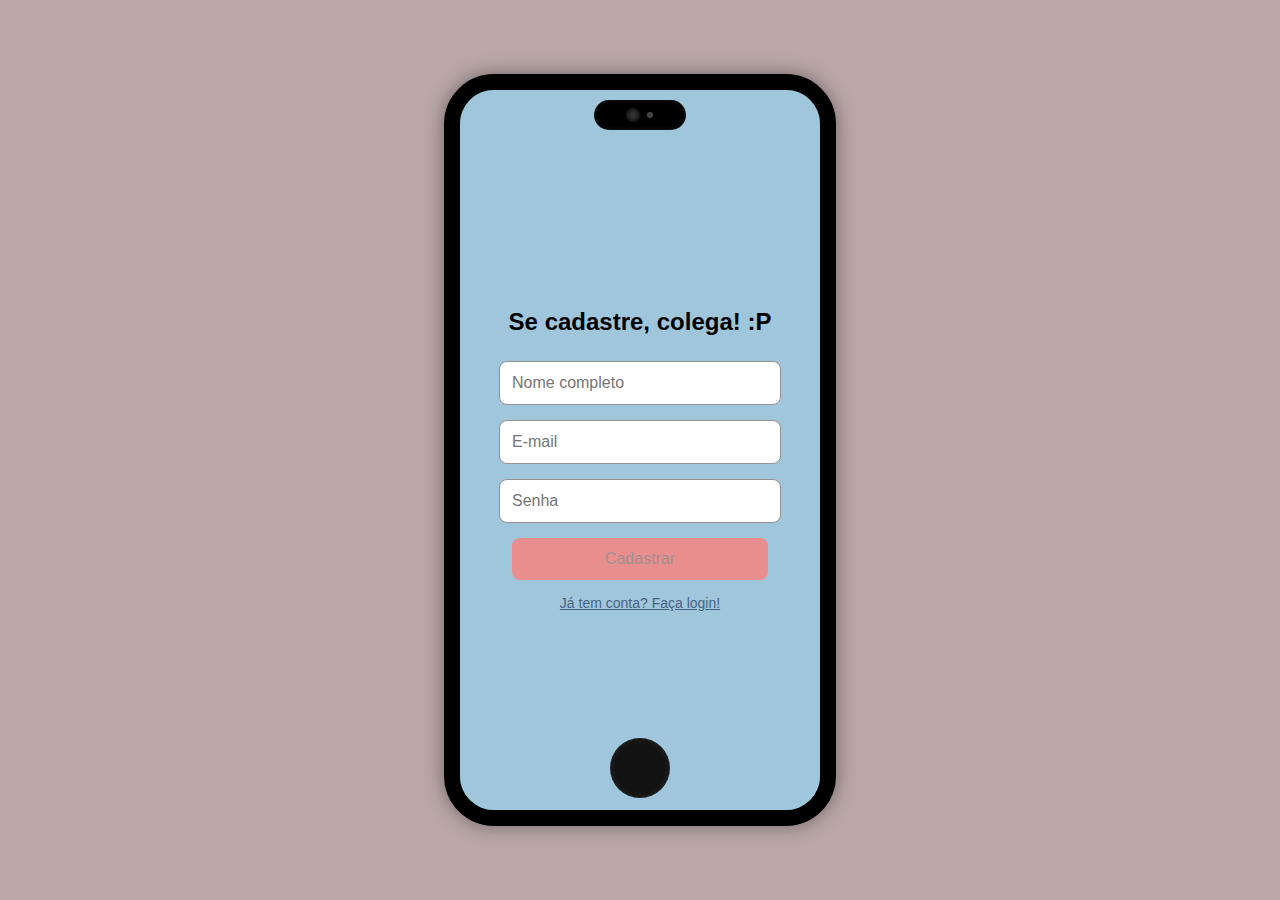
<file: index.html>
<!DOCTYPE html>
<html lang="pt-BR">
<head>
  <meta charset="UTF-8" />
  <meta name="viewport" content="width=device-width, initial-scale=1.0"/>
  <title>Login/Cadastro iPhone</title>
  <link rel="stylesheet" href="style.css" />
</head>
<body>
  <div class="iphone">
    <div class="camera">
      <div class="lens"></div>
      <div class="sensor"></div>
    </div>

    <input type="checkbox" id="flip-toggle" hidden />
    
    <div class="screen">
      <div class="form-container">

        <div class="form cadastro">
          <h2>Se cadastre, colega! :P</h2>
          <input type="text" placeholder="Nome completo" />
          <input type="email" placeholder="E-mail" />
          <input type="password" placeholder="Senha" />
          <button>Cadastrar</button>
          <label for="flip-toggle" class="toggle-btn">Já tem conta? Faça login!</label>
        </div>

        <div class="form login">
          <h2>Entra ai :D </h2>
          <input type="email" placeholder="E-mail" />
          <input type="password" placeholder="Senha" />
          <button>Entrar</button>
          <label for="flip-toggle" class="toggle-btn">Não tem conta? Se cadastre!</label>
        </div>

      </div>
    </div>

    <div class="home-button"></div>
  </div>
</body>
</html>
</file>
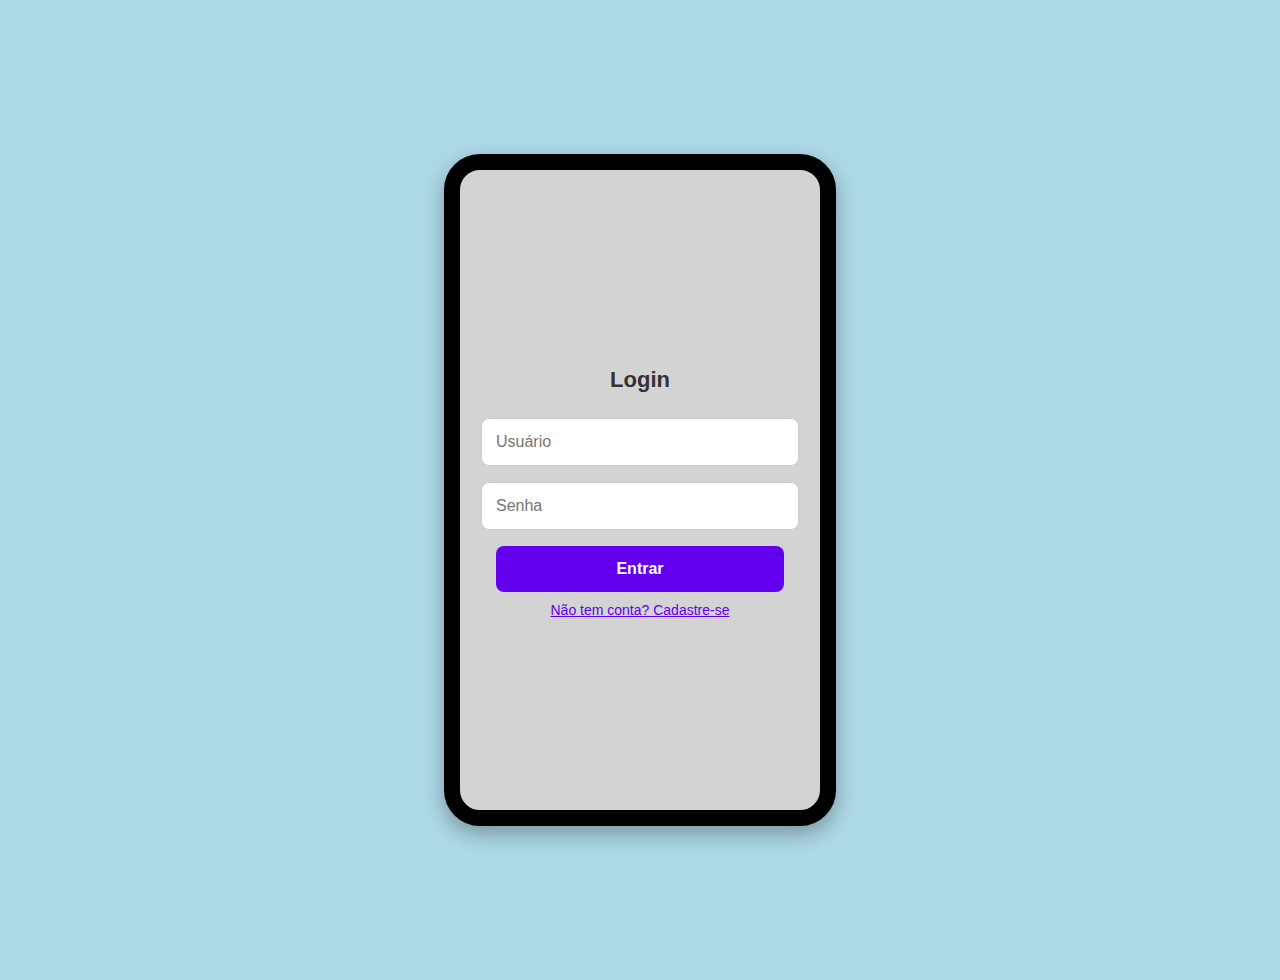
<file: lol/index.html>
<!DOCTYPE html>
<html lang="pt-BR">
<head>
  <meta charset="UTF-8" />
  <meta name="viewport" content="width=device-width, initial-scale=1.0"/>
  <title>Login/Cadastro</title>
  <link rel="stylesheet" href="style.css" />
</head>
<body>
  <div class="phone-frame">
    <div class="android-login-screen">

      <h2 id="form-title">Login</h2>

      <form id="login-form" action="login.php" method="POST">
        <input type="text" name="username" placeholder="Usuário" required>
        <input type="password" name="password" placeholder="Senha" required>
        <button type="submit">Entrar</button>
        <p id="ex31" onclick="showRegister()">Não tem conta? Cadastre-se</p>
      </form>

      <form id="register-form" action="cadastro.php" method="POST" style="display: none;">
        <input type="text" name="name" placeholder="Nome completo" required>
        <input type="email" name="email" placeholder="E-mail" required>
        <input type="text" name="username" placeholder="Usuário" required>
        <input type="password" name="password" placeholder="Senha" required>
        <input type="password" name="confirm_password" placeholder="Confirmar senha" required>
        <button type="submit">Cadastrar</button>
        <p id="ex31" onclick="showLogin()">Já tem uma conta? Entrar</p>
      </form>

    </div>
  </div>
  <script>
    function showRegister() {
      document.getElementById('login-form').style.display = 'none';
      document.getElementById('register-form').style.display = 'flex';
      document.getElementById('form-title').innerText = 'Cadastro';
    }

    function showLogin() {
      document.getElementById('register-form').style.display = 'none';
      document.getElementById('login-form').style.display = 'flex';
      document.getElementById('form-title').innerText = 'Login';
    }
  </script>
</body>
</html>
</file>
<file: style.css>
body {
  margin: 0;
  padding: 0;
  background: #bba7a7;
  display: flex;
  justify-content: center;
  align-items: center;
  height: 100vh;
  font-family: Arial, sans-serif;
}

.iphone {
  width: 360px;
  height: 720px;
  background: rgb(82, 163, 173);
  border-radius: 50px;
  border: 16px solid black;
  box-shadow: 0 0 20px rgba(0,0,0,0.4);
  position: relative;
  perspective: 1000px;
  overflow: hidden;
}

.camera {
  width: 80px;
  height: 30px;
  background: #000;
  border-radius: 20px;
  position: absolute;
  top: 10px;
  left: 50%;
  transform: translateX(-50%);
  display: flex;
  justify-content: center;
  align-items: center;
  gap: 8px;
  padding: 0 6px;
  box-shadow: inset 0 0 5px rgba(255,255,255,0.1);
  z-index: 2;
}

.lens {
  width: 12px;
  height: 12px;
  background: #333;
  border-radius: 50%;
  box-shadow: inset 0 0 4px #000, 0 0 2px #555;
}

.sensor {
  width: 6px;
  height: 6px;
  background: #444;
  border-radius: 50%;
  box-shadow: 0 0 1px #222;
}

.home-button {
  width: 60px;
  height: 60px;
  background: #111;
  border-radius: 50%;
  position: absolute;
  bottom: 12px;
  left: 50%;
  transform: translateX(-50%);
  box-shadow: inset 0 0 10px rgba(255,255,255,0.1);
  z-index: 2;
}

.screen {
  width: 100%;
  height: 100%;
  padding: 60px 20px 80px;
  box-sizing: border-box;
  position: relative;
  overflow: hidden;
}

.form-container {
  width: 100%;
  height: 100%;
  position: absolute;
  top: 0;
  left: 0;
  transform-style: preserve-3d;
  transition: transform 1s;
}

#flip-toggle:checked ~ .screen .form-container {
  transform: rotateY(180deg);
}

.form {
  width: 100%;
  height: 100%;
  padding: 40px 20px;
  box-sizing: border-box;
  position: absolute;
  top: 0;
  left: 0;
  backface-visibility: hidden;
  display: flex;
  flex-direction: column;
  justify-content: center;
  align-items: center;
  gap: 15px;
  background: rgb(160, 198, 219);
  border-radius: 24px;
}

.login {
  transform: rotateY(180deg);
}

.form h2 {
  margin-bottom: 10px;
}

.form input {
  width: 80%;
  padding: 12px;
  font-size: 16px;
  border: 1px solid #968f8f;
  border-radius: 8px;
}

.form button {
  width: 80%;
  padding: 12px;
  font-size: 16px;
  background-color: #e98e8e;
  color: rgb(163, 142, 142);
  border: none;
  border-radius: 8px;
  cursor: pointer;
}

.form button:hover {
  background-color: #96a9bd;
}

.toggle-btn {
  font-size: 14px;
  color: #486380;
  cursor: pointer;
  text-decoration: underline;
}
</file>
<file: lol/style.css>
body {
  font-family: 'Roboto', sans-serif;
  background-color: lightblue;
  margin: 0;
  padding: 40px;
  display: flex;
  justify-content: center;
  align-items: center;
  height: 100vh;
}

.phone-frame {
  width: 360px;
  height: 640px;
  background-color: lightgrey;
  border: 16px solid ;
  border-radius: 36px;
  box-shadow: 0 8px 20px rgba(0, 0, 0, 0.3);
  display: flex;
  justify-content: center;
  align-items: center;
  overflow: hidden;
}

.android-login-screen {
  width: 100%;
  padding: 30px 20px;
  text-align: center;
}

h2 {
  color: #333;
  font-size: 22px;
  margin-bottom: 25px;
}

form {
  display: flex;
  flex-direction: column;
  align-items: center;
  width: 100%;
}

input {
  width: 90%;
  padding: 14px;
  margin-bottom: 16px;
  border: 1px solid #ccc;
  border-radius: 8px;
  font-size: 16px;
  outline: none;
}

input:focus {
  border-color: #6200ee;
}

button {
  width: 90%;
  padding: 14px;
  background-color: #6200ee;
  color: white;
  font-size: 16px;
  font-weight: bold;
  border: none;
  border-radius: 8px;
  cursor: pointer;
  transition: background-color 0.3s ease;
}

button:hover {
  background-color: #3700b3;
}

#ex31 {
  font-size: 14px;
  color: #6200ee;
  margin-top: 10px;
  cursor: pointer;
  text-decoration: underline;
}

/* Responsivo real no celular */
@media (max-width: 480px) {
  .phone-frame {
    border: none;
    border-radius: 0;
    width: 100vw;
    height: 100vh;
  }

  input, button {
    font-size: 15px;
    padding: 12px;
  }
}
</file>
